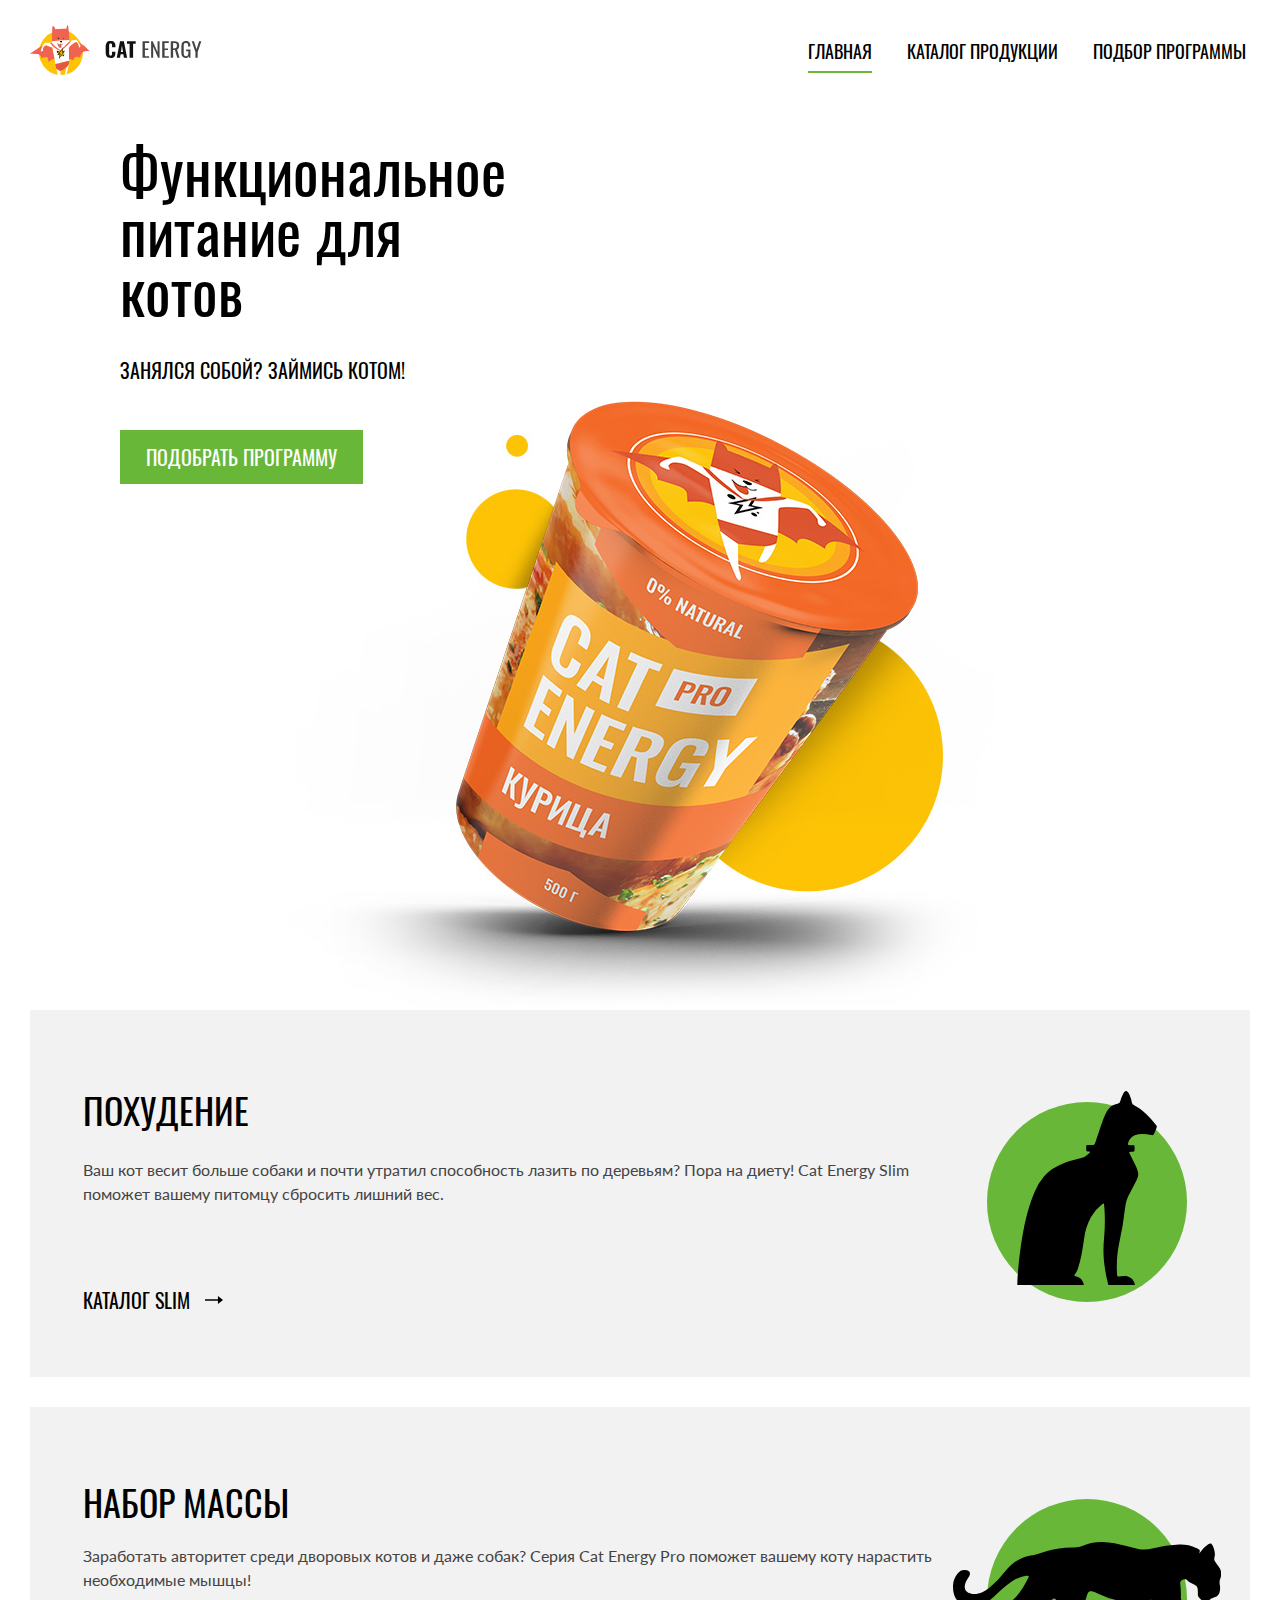
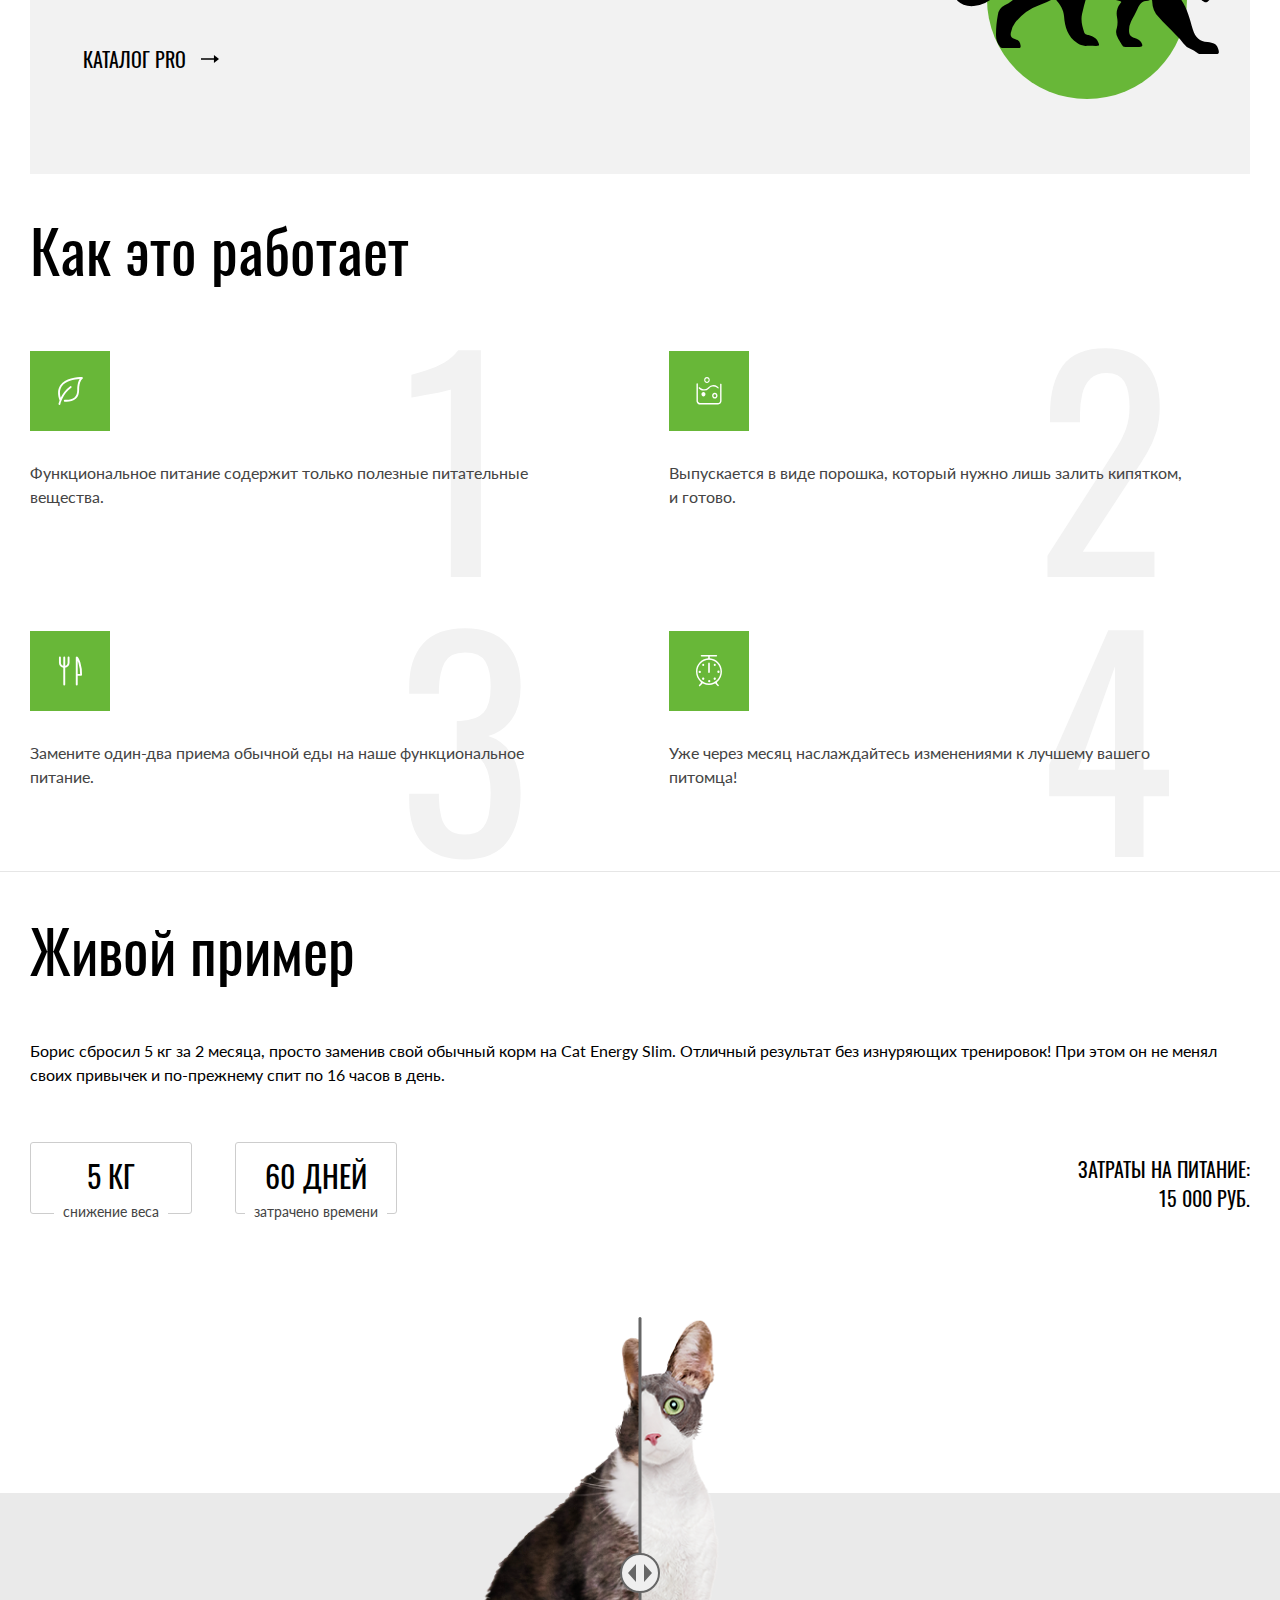
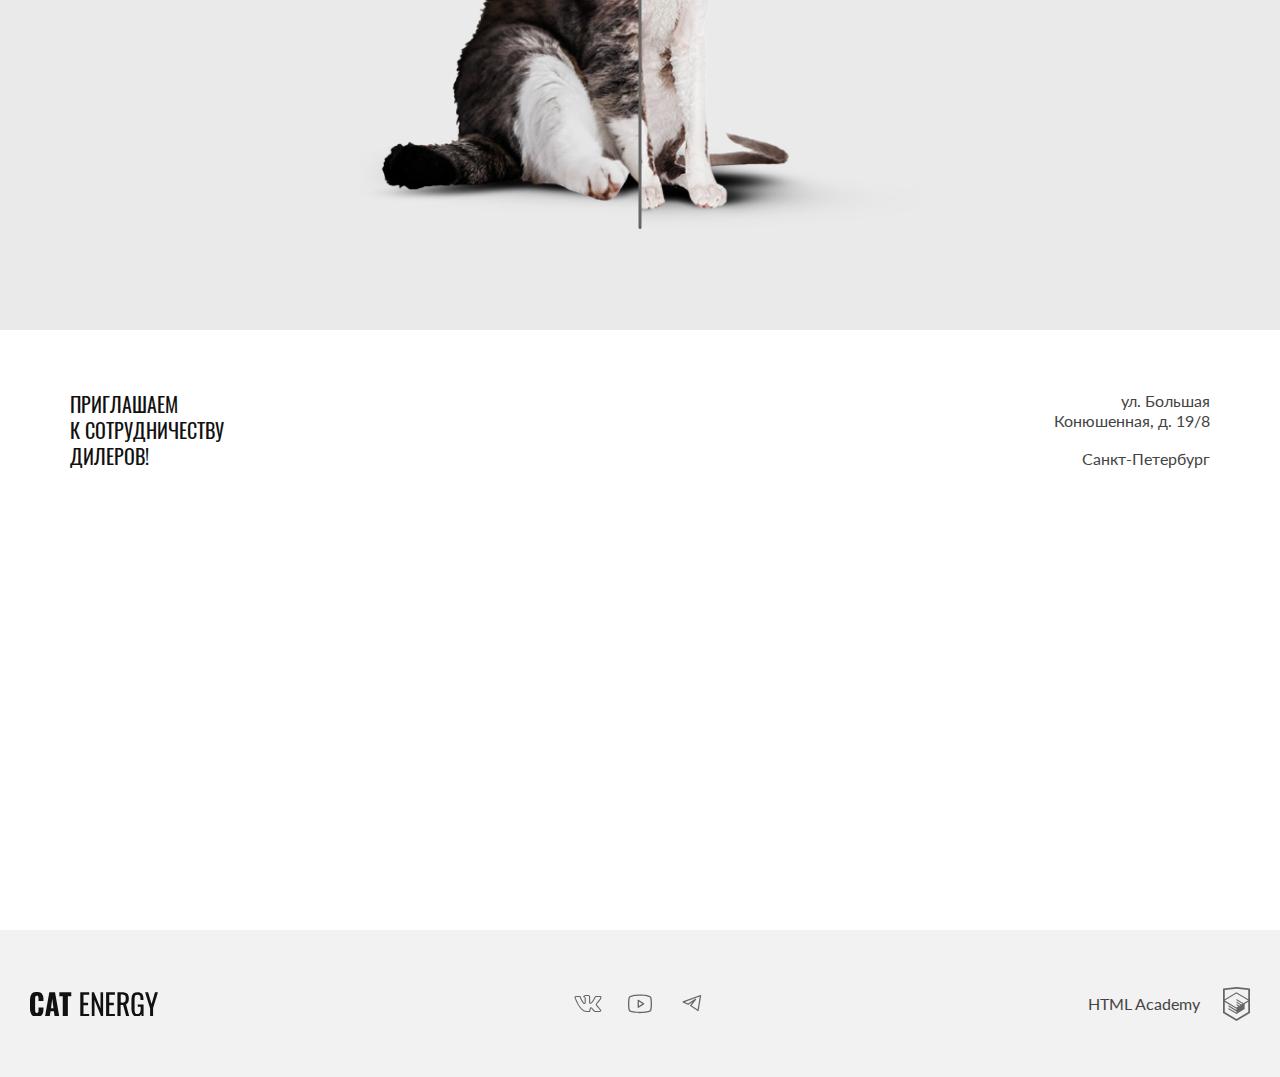
<file: index.html>
<!DOCTYPE html><html class="page page--index" lang="ru"><head><meta charset="utf-8"><meta name="viewport" content="width=device-width,initial-scale=1"><title>Cat Energy: функциональное питание для котов</title><link rel="stylesheet" href="styles/styles.css"><link rel="icon" href="favicons/favicon.svg" type="image/svg+xml"><link rel="icon" href="favicon.ico"><!-- 16×16 --><link rel="manifest" href="manifest.webmanifest"><link rel="preload" fetchpriority="high" as="image" href="images/index-can@1x.png" type="image/png"><link rel="preload" fetchpriority="high" as="image" href="images/index-can@2x.png" type="image/png"><link rel="preload" fetchpriority="high" as="image" href="images/fat_cat@2x.png" type="image/png"><link rel="preload" fetchpriority="high" as="image" href="images/fat_cat@2x.png" type="image/png"><link rel="preload" fetchpriority="high" as="image" href="images/slim_cat@2x.png" type="image/png"><link rel="preload" fetchpriority="high" as="image" href="images/slim_cat@2x.png" type="image/png"><link rel="preload" fetchpriority="high" as="image" href="images/index-background-mobile.jpg" type="image/jpg"><link rel="preload" href="fonts/lato/Lato-Regular.woff2" as="font" type="font/woff2" crossorigin="anonymous"><link rel="preload" href="fonts/oswald/oswaldregular.woff2" as="font" type="font/woff2" crossorigin="anonymous"></head><body class="page__body body"><header class="body__header header" data-test="header"><div class="header__container logo-container"><a class="logo-container__logo logo logo--pic" href="index.html"><span class="visually-hidden">Логотип Cat Energy</span><picture class="logo__pic"><source media="(min-width: 1440px)" width="70" height="59" type="image/svg+xml" srcset="images/logo-pic-desktop.svg"><source media="(min-width: 768px)" width="60" height="50" type="image/svg+xml" srcset="images/logo-pic-tablet.svg"><img width="33" height="38" src="images/logo-pic-mobile.svg" alt="Логотип Cat Energy"></picture></a><a class="logo-container__logo logo logo--text" href="index.html"><span class="visually-hidden">Логотип Cat Energy</span><picture class="logo__text"><source media="(min-width: 1440px)" width="118" height="21" type="image/svg+xml" srcset="images/logo-text-desktop.svg"><source media="(min-width: 768px)" width="101" height="18" type="image/svg+xml" srcset="images/logo-text-tablet.svg"><img width="101" height="18" src="images/logo-text-mobile.svg" alt="Логотип Cat Energy"></picture></a><button class="logo-container__toggle" type="button"><span class="visually-hidden">Открыть меню</span></button></div><nav class="header__nav navigation"><ul class="navigation__list"><li class="navigation__item navigation__item--active"><a href="index.html">Главная</a></li><li class="navigation__item"><a href="catalog.html">Каталог продукции</a></li><li class="navigation__item"><a href="program.html">Подбор программы</a></li></ul></nav></header><main class="body__content"><section class="promo" data-test="hero"><div class="promo__container"><h1 class="promo__title section-title section-title--l">Функциональное питание для котов</h1><p class="promo__description">Занялся собой? Займись котом!</p><a class="promo__button-link button-link button-link--l" href="program.html">Подобрать программу</a><picture class="promo__image"><source width="552" height="499" type="image/png" media="(min-width: 1440px)" srcset="images/index-can@2x.png, images/index-can@2x.png 2x"><source width="709" height="609" type="image/png" media="(min-width: 768px)" srcset="images/index-can-tablet@2x.png, images/index-can-tablet@2x.png 2x"><img src="images/index-can-mobile@2x.png" srcset="images/index-can-mobile@2x.png 2x" width="280" height="270" alt="Банка питания с курицей"></picture></div></section><section class="preferences" data-test="programs"><h2 class="preferences__title visually-hidden">Программы</h2><ul class="preferences__list"><li class="preferences__card card-index card-index--slim"><h3 class="card-index__title">Похудение</h3><p class="card-index__description">Ваш кот весит больше собаки и почти утратил способность лазить по деревьям? Пора на диету! Cat Energy Slim поможет вашему питомцу сбросить лишний вес.</p><div class="card-index__picture"></div><a class="card-index__link" href="catalog.html#slim">Каталог slim</a></li><li class="preferences__card card-index card-index--pro"><h3 class="card-index__title">Набор массы</h3><p class="card-index__description">Заработать авторитет среди дворовых котов и даже собак? Серия Cat Energy Pro поможет вашему коту нарастить необходимые мышцы!</p><a class="card-index__link" href="catalog.html№pro">Каталог pro</a></li></ul></section><section class="features" data-test="features"><h2 class="features__title section-title section-title--m">Как это работает</h2><ul class="features__list"><li class="features__item features__item--leaf">Функциональное питание содержит только полезные питательные вещества.</li><li class="features__item features__item--water">Выпускается в виде порошка, который нужно лишь залить кипятком, и готово.</li><li class="features__item features__item--meal">Замените один-два приема обычной еды на наше функциональное питание.</li><li class="features__item features__item--time">Уже через месяц наслаждайтесь изменениями к лучшему вашего питомца!</li></ul></section><section class="example" data-test="proof"><div class="example__container"><h2 class="example__title section-title section-title--m">Живой пример</h2><p class="example__description">Борис сбросил 5 кг за 2 месяца, просто заменив свой обычный корм на Cat Energy Slim. Отличный результат без изнуряющих тренировок! При этом он не менял своих привычек и по-прежнему спит по 16 часов в день.</p><ul class="example__list example-list"><li class="example-list__item example-item"><span class="example-item__key">5 кг</span> <span class="example-item__notice">снижение веса</span></li><li class="example-list__item example-item"><span class="example-item__key">60 дней</span> <span class="example-item__notice">затрачено времени</span></li></ul><p class="example__money"><span>Затраты на питание:</span> <span>15 000 руб.</span></p><div class="example__slider example-slider"><picture class="example-slider__img example-slider__img--fat"><source width="560" height="512" type="image/png" media="(min-width: 768px)" srcset="images/before-tablet@2x.png, images/before-tablet@2x.png 2x"><img src="images/before-mobile@1x.png" srcset="images/before-mobile@2x.png 2x" width="280" height="256" alt="Толстый кот"></picture><picture class="example-slider__img example-slider__img--slim"><source width="560" height="512" type="image/png" media="(min-width: 768px)" srcset="images/after-tablet@2x.png, images/after-tablet@2x.png 2x"><img src="images/after-mobile@2x.png" srcset="images/after-mobile@2x.png 2x" width="280" height="256" alt="Худой кот"></picture><button class="example-slider__button" type="button"><span class="visually-hidden">Изменить вид</span></button></div></div></section><section class="contacts"><div class="contacts__map contacts-map"><picture class="contacts-map__pic"><source width="1440" height="400" type="image/png" media="(min-width: 1440px)" srcset="images/map-desktop@1x.png, images/map-desktop@2x.png 2x"><source width="768" height="400" type="image/png" media="(min-width: 768px)" srcset="images/map-tablet@1x.png, images/map-tablet@2x.png 2x"><img width="320" height="362" src="images/map-mobile@2x.png" alt="карта Петербурга"></picture><iframe class="contacts-map__frame visually-hidden" src="https://yandex.ru/map-widget/v1/?ll=30.325618%2C59.936778&mode=whatshere&utm_campaign=b2bpromo&utm_medium=referral&utm_source=sidesection&whatshere%5Bpoint%5D=30.322875%2C59.938280&whatshere%5Bzoom%5D=16.22&z=16.22"></iframe></div><div class="contacts__container"><h2 class="contacts__title">Приглашаем<br>к сотрудничеству дилеров!</h2><address class="contacts__address"><span>ул. Большая Конюшенная, д. 19/8</span><span>Санкт-Петербург</span></address></div></section></main><footer class="body__footer footer" data-test="footer"><div class="footer__container"><a class="footer__logo" href="index.html"><span class="visually-hidden">Логотип Cat Energy</span></a><ul class="footer__social-list social-list"><li class="social-list__item"><a class="social-list__link social-list__link--vk" href="#"><span class="visually-hidden">Мы ВКонтакте</span></a></li><li class="social-list__item"><a class="social-list__link social-list__link--yt" href="#"><span class="visually-hidden">Мы в YouTube</span></a></li><li class="social-list__item"><a class="social-list__link social-list__link--tg" href="#"><span class="visually-hidden">Мы в Телеграме</span></a></li></ul><a class="footer__copyright copyright" href="https://htmlacademy.ru/intensive/adaptive"><span class="copyright__text">HTML Academy</span></a></div></footer><script src="scripts/index.js"></script></body></html>
</file>
<file: styles/styles.css>
@font-face{font-family:Oswald;font-weight:400;font-style:normal;src:url(../fonts/oswald/oswaldregular.woff2)format("woff2");font-display:swap}@font-face{font-family:Lato;font-weight:400;font-style:normal;src:url(../fonts/lato/Lato-Regular.woff2)format("woff2");font-display:swap}body{margin:0;padding:0;font-family:Lato,Arial,sans-serif;font-size:14px;line-height:18px}.visually-hidden{clip:rect(0 0 0 0);border:0;width:1px;height:1px;margin:-1px;padding:0;position:absolute;overflow:hidden}.button-link{color:#fff;text-transform:uppercase;text-align:center;box-sizing:border-box;background-color:#68b738;border:0;width:100%;height:-moz-fit-content;height:fit-content;padding:10px;font-family:Oswald,Tahoma,sans-serif;font-size:16px;line-height:20px;text-decoration:none;display:block}.button-link:hover{background-color:#5eaa2f}.button-link:focus{background-color:#5eaa2f;outline:none}.button-link:active{color:#ffffff4d}.button-link--l{color:#fff;text-transform:uppercase;text-align:center;box-sizing:border-box;background-color:#68b738;border:0;width:100%;padding:10px;font-family:Oswald,Tahoma,sans-serif;font-size:16px;line-height:20px;text-decoration:none;display:block}.button-link--l:hover{background-color:#5eaa2f}.button-link--l:focus{background-color:#5eaa2f;outline:none}.button-link--l:active{color:#ffffff4d}@media (width>=768px){.button-link--l{font-size:20px;line-height:26px}}header{background-color:#fff;border-bottom:1px solid #d9d9d9;flex-direction:column;padding:13px 20px 0;display:flex}@media (width>=768px){header{box-sizing:border-box;border-bottom:none;flex-direction:row;align-items:center;max-width:1440px;padding:25px 30px}}@media (width>=1440px){header{box-sizing:border-box;width:1440px;margin:0 auto;padding:55px 110px}}.logo-container{box-sizing:border-box;flex-direction:row;justify-content:space-between;align-items:center;margin-bottom:13px;display:flex}@media (width>=768px){.logo-container{justify-content:flex-start;width:auto;margin-bottom:0;margin-right:auto}}.logo-container__toggle{box-sizing:border-box;background-color:#0000;background-position:100%;background-repeat:no-repeat;background-size:24px;border:0;width:33px;height:38px;padding:0}@media (width>=768px){.logo-container__toggle{display:none}}.logo-container__toggle--closed{background-image:url(../icons/stack.svg#icon-hamburger)}.logo-container__toggle--opened{background-image:url(../icons/stack.svg#icon-close)}.logo{text-decoration:none;display:block}@media (width>=768px){.logo{align-items:start}}.logo img{display:block}@media (width>=768px){.logo--pic{margin-right:13px}}.logo--text{margin:0 auto}.logo:hover{opacity:.8}.logo:active{opacity:.6}.logo__text{margin:0;padding:0;display:block}.navigation__list{z-index:3;background-color:#fff;flex-direction:column;width:100%;margin:0;padding:0;list-style:none;display:flex}@media (width>=768px){.navigation__list{background-color:#0000;flex-direction:row;gap:35px;margin-top:1px;margin-left:0;margin-right:4px;display:flex}}@media (width>=1440px){.navigation__list{gap:34px;margin-right:0}}.navigation__list--hidden{display:none}@media (width>=768px){.navigation__list--hidden{display:flex}}.navigation__list--visible{margin-left:-20px;position:absolute}.navigation__item{border-top:1px solid #e6e6e6}@media (width>=768px){.navigation__item{border-top:0}}.navigation__item:last-child{border-bottom:1px solid #e6e6e6}@media (width>=768px){.navigation__item:last-child{border-bottom:0}}.navigation__item a{color:#000;text-transform:uppercase;box-sizing:border-box;text-align:center;margin:0;padding:22px 50px 24px;font-family:Oswald,Tahoma,sans-serif;font-size:20px;font-weight:400;line-height:20px;text-decoration:none;display:block}@media (width>=768px){.navigation__item a{padding:0;font-size:18px;line-height:24px}}@media (width>=1440px){.navigation__item a{font-size:20px;line-height:30px}}.navigation__item a:hover,.navigation__item a:focus{opacity:.6}.navigation__item a:active{opacity:.3}@media (width>=1440px){.page--index .navigation__item a{color:#fff}}@media (width>=768px){.navigation__item--active{text-underline-position:under;text-underline-offset:8px;-webkit-text-decoration:underline #68b738;text-decoration:underline #68b738;text-decoration-thickness:2px}}@media (width>=1440px){.page--index .navigation__item--active{text-decoration-color:#fff}}.page{height:100%;overflow-x:hidden}.page__body{grid-template-rows:auto 1fr auto;width:100%;min-height:100%;margin:0;padding:0;display:grid}@media (width>=1440px){.page--index .page__body{grid-template-rows:1fr auto}.page--index .header{background-color:#0000;position:absolute;left:0;right:0}}.promo{box-sizing:border-box;background-color:#0000;background-image:linear-gradient(#68b738d9 0% 63%,#fff 63% 66%),url(../images/index-background-mobile@1x.jpg);background-position:top;background-repeat:no-repeat;background-size:110%;background-attachment:scroll,scroll;background-origin:padding-box,padding-box;background-clip:border-box,border-box;margin:0 0 20px;padding:0}@media (resolution>=2dppx){.promo{background:linear-gradient(#68b738d9 0% 63%,#fff 63% 66%),url(../images/index-background-mobile@2x.jpg) 50%/cover}}@media (width>=768px){.promo{background:#fff;margin-bottom:-83px}}@media (width>=1440px){.promo{background-color:#0000;background-image:linear-gradient(90deg,#fff 50%,#68b738d9 50% 100%),url(../images/index-background-desktop@1x.jpg),linear-gradient(#4e4d53 0% 100%);background-position:50%,calc(100% + 320px),50%;background-repeat:no-repeat;background-size:auto,contain,auto;background-attachment:scroll,scroll,scroll;background-origin:padding-box,padding-box,padding-box;background-clip:border-box,border-box,border-box;width:100%;height:auto;margin:0 0 82px}}@media (width>=1440px) and (resolution>=2dppx){.promo{background-color:#0000;background-image:linear-gradient(90deg,#fff 50%,#68b738d9 50% 100%),url(../images/index-background-desktop@2x.jpg),linear-gradient(#4e4d53 0% 100%);background-position:50%,calc(100% + 320px),50%;background-repeat:no-repeat;background-size:auto,contain,auto;background-attachment:scroll,scroll,scroll;background-origin:padding-box,padding-box,padding-box;background-clip:border-box,border-box,border-box}}.promo__container{box-sizing:border-box;flex-direction:column;padding:0 20px;display:flex}@media (width>=768px){.promo__container{padding:0 30px}}@media (width>=1440px){.promo__container{box-sizing:border-box;grid-template-columns:50% 50%;max-width:1440px;margin:0 auto;padding:0 110px 145px;display:grid}}.promo__title{color:#fff;text-align:center;order:1;margin:27px 10px 25px;padding:0}@media (width>=768px){.promo__title{color:#000;text-align:left;max-width:416px;margin:40px auto 40px 90px}}@media (width>=1440px){.promo__title{grid-column:1/2;margin:224px auto 40px 80px}}.promo__description{color:#fff;text-transform:uppercase;text-align:center;order:2;margin:0 0 29px;padding:0;font-family:Oswald,Tahoma,sans-serif;font-size:14px;line-height:14px}@media (width>=768px){.promo__description{color:#000;text-align:left;margin:0 auto 50px 90px;font-size:20px;line-height:20px}}@media (width>=1440px){.promo__description{grid-column:1/2;max-width:450px;margin:0 auto 52px 80px}}.promo__button-link{order:4;width:100%}@media (width>=768px){.promo__button-link{z-index:1;order:3;max-width:-moz-fit-content;max-width:fit-content;margin:0 auto 0 90px;padding:14px 26px}}@media (width>=1440px){.promo__button-link{grid-column:1/2;height:-moz-fit-content;height:fit-content;margin:0 auto 40px 80px;padding:14px 26px;font-size:20px;line-height:26px}}.promo__image{order:3;align-items:center;width:280px;height:auto;margin:0 auto 3px;padding:0;display:flex;position:relative}@media (width>=768px){.promo__image{order:4;width:709px;height:609px;margin-bottom:0;top:-83px}}@media (width>=1440px){.promo__image{grid-area:1/2/4/3;width:552px;height:499px;top:143px;left:-190px}}.promo_image img{display:block}.section-title{font-family:Oswald,Tahoma,sans-serif;font-weight:400}.section-title--sm{font-size:24px;line-height:24px}@media (width>=768px){.section-title{font-size:32px;line-height:32px}}@media (width>=1440px){.section-title{font-size:40px;line-height:40px}}.section-title--m{font-size:36px;line-height:40px}@media (width>=768px){.section-title--m{font-size:60px;line-height:60px}}@media (width>=1440px){.section-title--m{font-size:60px;line-height:60px}}.section-title--l{font-size:36px;line-height:36px}@media (width>=768px){.section-title--l{font-size:60px;line-height:60px}}@media (width>=1440px){.section-title--l{font-size:60px;line-height:60px}}.preferences{max-width:1440px;margin:0 20px 20px}@media (width>=768px){.preferences{margin:0 30px 45px}}@media (width>=1440px){.preferences{margin:0 auto 71px}}.preferences__list{flex-direction:column;gap:20px;margin:0;padding:0;display:flex}@media (width>=768px){.preferences__list{gap:30px}}@media (width>=1440px){.preferences__list{flex-direction:row;gap:80px;margin:0 110px}}.card-index{background-color:#f2f2f2;grid-template-columns:50px 1fr;gap:0 20px;padding:24px 20px 18px;display:grid;position:relative}@media (width>=768px){.card-index{grid-template-columns:1fr 200px;gap:0 53px;padding:77px 63px 53px 53px}}@media (width>=1440px){.card-index{grid-template-columns:100px 1fr;gap:0 62px;width:50%;padding:45px 52px 55px}}.card-index:before{content:"";background-color:#68b738;border-radius:50%;width:50px;height:50px;margin-bottom:22px;display:block}@media (width>=768px){.card-index:before{order:2;grid-area:1/2/5/3;width:200px;height:200px;margin-top:15px;margin-left:auto}}@media (width>=1440px){.card-index:before{z-index:1;grid-column:1/2;width:100px;height:100px;margin-top:0;margin-bottom:39px;margin-right:62px}}.card-index--slim:after{content:"";z-index:2;background-image:url(../icons/stack.svg#cat-slim);background-position:50%;background-repeat:no-repeat;width:36px;height:50px;display:block;position:absolute;top:21px;left:27px}@media (width>=768px){.card-index--slim:after{width:140px;height:194px;top:81px;left:auto;right:93px}}@media (width>=1440px){.card-index--slim:after{width:70px;height:97px;top:41px;left:67px}}.card-index--pro:after{content:"";z-index:2;background-image:url(../icons/stack.svg#cat-pro);background-position:50%;background-repeat:no-repeat;width:67px;height:28px;display:block;position:absolute;top:35px;left:12px}@media (width>=768px){.card-index--pro:after{width:268px;height:112px;top:135px;left:auto;right:29px}}@media (width>=1440px){.card-index--pro:after{width:134px;height:56px;top:67px;left:33px}}.card-index__title{color:#000;text-transform:uppercase;align-items:center;margin:0 0 25px;padding:0;font-family:Oswald,Tahoma,sans-serif;font-size:24px;font-weight:400;line-height:37px;display:flex;position:relative}@media (width>=768px){.card-index__title{margin-bottom:24px;font-size:36px;line-height:36px}}@media (width>=1440px){.card-index__title{height:100px;margin-bottom:0;font-size:36px;line-height:36px}}.card-index__description{color:#444;grid-column:1/-1;width:100%;margin:0 0 16px;padding:0;font-family:Lato,Arial,sans-serif;font-size:14px;line-height:18px}@media (width>=768px){.card-index__description{grid-column:1/2;margin-bottom:48px;font-family:Lato,Arial,sans-serif;font-size:16px;line-height:24px}}@media (width>=1440px){.card-index__description{grid-column:1/-1;margin-bottom:24px}}.card-index__description:after{content:"";border-bottom:1px solid #d9d9d9;grid-column:1/-1;width:100%;margin-top:21px;display:block}@media (width>=768px){.card-index__description:after{display:none}}.card-index__link{color:#000;text-transform:uppercase;flex-flow:wrap;grid-column:1/-1;align-items:center;padding:4px 0;font-family:Oswald,Tahoma,sans-serif;font-size:16px;font-weight:400;line-height:16px;text-decoration:none;display:flex}@media (width>=768px){.card-index__link{grid-column:1/2;font-size:20px;line-height:30px}}@media (width>=1440px){.card-index__link{grid-column:1/-1}}.card-index__link:after{content:"";background-image:url(../icons/stack.svg#icon-arrow);background-position:50%;background-repeat:no-repeat;background-size:100%;width:24px;height:12px;margin-left:15px;display:block}.card-index__link:hover:after,.card-index__link:focus:after{width:32px}.card-index__link:active{opacity:.3}.features{margin:0 0 69px;padding:0 20px}@media (width>=768px){.features{border-bottom:1px solid #e6e6e6;margin:0 0 47px;padding:0}}@media (width>=1440px){.features{box-sizing:border-box;border-bottom:0;max-width:1440px;margin:0 auto 69px;padding:0 110px;overflow:hidden}}.features__title{margin:0 0 40px;padding:0}@media (width>=768px){.features__title{margin-bottom:32px;padding:0 30px}}@media (width>=1440px){.features__title{max-width:1440px;margin:0 auto 32px;padding:0}}.features__list{counter-reset:features 0;flex-direction:column;margin:0;padding:0;list-style:none;display:flex}@media (width>=768px){.features__list{grid-template-columns:calc(50% - 1px) 1fr;display:grid}}@media (width>=1440px){.features__list{grid-template-columns:324px 324px 324px 248px;margin:0 auto;display:grid}}.features__item{counter-increment:features 1;color:#444;flex-direction:row;align-items:center;margin:0;padding:0 0 20px;font-family:Lato,Arial,sans-serif;font-size:14px;line-height:18px;display:flex}@media (width>=768px){.features__item{z-index:1;box-sizing:border-box;flex-direction:column;align-items:flex-start;max-width:100%;min-height:280px;padding:40px 95px 0 30px;font-family:Lato,Arial,sans-serif;font-size:16px;line-height:24px;position:relative}}@media (width>=1440px){.features__item{max-width:250px;min-height:240px;margin-top:40px;padding:0}}.features__item:before{content:"";background-color:#68b738;background-position:50%;background-repeat:no-repeat;flex-shrink:0;width:60px;height:60px;margin-right:20px;display:block}@media (width>=768px){.features__item:before{width:80px;height:80px;margin-bottom:30px;margin-right:0}.features__list li:after{content:counters(features,"");text-align:center;color:#f2f2f2;z-index:-1;width:auto;height:280px;font-family:Oswald,Tahoma,sans-serif;font-size:280px;font-weight:400;line-height:280px;position:absolute;top:0;right:107px}}@media (width>=1440px){.features__list li:after{top:-40px;right:0}.features__list li:first-child{max-width:230px}}.features__list li:first-child:after{right:130px}@media (width>=1440px){.features__list li:first-child:after{right:7px}.features__list li:nth-child(2){max-width:246px}}.features__list li:nth-child(2):after{right:110px}@media (width>=1440px){.features__list li:nth-child(2):after{right:0}.features__list li:nth-child(3){max-width:247px}}.features__item--leaf:before{background-image:url(../icons/stack.svg#icon-leaf);background-size:25px}.features__item--water:before{background-image:url(../icons/stack.svg#icon-water);background-size:26px}.features__item--meal:before{background-image:url(../icons/stack.svg#icon-eat);background-size:25px}.features__item--time:before{background-image:url(../icons/stack.svg#icon-time);background-size:26px}.example{background-color:#eaeaea;width:100%}@media (width>=768px){.example{background:linear-gradient(#fff 574px,#eaeaea 574px 100%)}}@media (width>=1440px){.example{background:linear-gradient(#fff 135px,#f2f2f2 135px 100%);overflow-x:hidden}}.example__container{box-sizing:border-box;width:100%;padding:25px 20px 40px}@media (width>=768px){.example__container{grid-template-rows:repeat(4,auto);grid-template-columns:1fr 1fr;padding:0 30px 101px;display:grid}}@media (width>=1440px){.example__container{grid-template-columns:1fr 560px;max-width:1440px;margin:0 auto;padding:0 110px 75px;display:grid}}.example__title{width:100%;margin:0 0 40px;padding:0}@media (width>=768px){.example__title{grid-column:1/3;margin-bottom:60px}}@media (width>=1440px){.example__title{grid-column:1/2;width:auto;margin-bottom:146px;display:block}}.example__description{margin:0 0 20px;padding:0;font-family:Lato,Arial,sans-serif;font-size:14px;line-height:18px}@media (width>=768px){.example__description{grid-column:1/3;margin-bottom:55px;font-size:16px;line-height:24px}}@media (width>=1440px){.example__description{grid-column:1/2;width:432px;margin-bottom:69px}}.example__list{justify-content:center;margin:0 auto 34px;padding:0}@media (width>=768px){.example__list{grid-column:1/2;margin:0 auto 103px 0}}@media (width>=1440px){.example__list{grid-column:1/2;width:366px;margin-bottom:60px}}.example__money{color:#000;text-transform:uppercase;width:-moz-fit-content;width:fit-content;margin:0 auto 20px;font-family:Oswald,Tahoma,sans-serif;font-size:14px;line-height:20px}@media (width>=768px){.example__money{flex-direction:column;grid-column:2/3;align-self:end;align-items:flex-end;gap:9px;margin-bottom:109px;margin-right:0;font-size:20px;line-height:20px;display:flex}}@media (width>=1440px){.example__money{flex-direction:row;grid-column:1/2;justify-content:flex-start;gap:63px;margin:0}}.example-list{flex-direction:row;gap:32px;padding:0;list-style:none;display:flex}@media (width>=768px){.example-list{gap:43px}}.example-item{position:relative}.example-item__key{color:#000;text-transform:uppercase;text-align:center;box-sizing:border-box;border:1px solid #cdcdcd;border-radius:3px;justify-content:center;align-items:center;width:124px;height:56px;font-family:Oswald,Tahoma,sans-serif;font-size:24px;font-weight:400;line-height:24px;display:flex}@media (width>=768px){.example-item__key{width:162px;min-height:72px;padding-top:15px;padding-bottom:20px;font-size:30px;line-height:37px}}.example-item__notice{text-align:center;color:#444;box-sizing:border-box;background-color:#eaeaea;justify-content:center;width:87px;margin:0 auto;padding:0 5px;font-family:Lato,Arial,sans-serif;font-size:12px;line-height:12px;display:flex;position:absolute;bottom:-17px;left:0;right:0}@media (width>=768px){.example-item__notice{background-color:#fff;width:-moz-fit-content;width:fit-content;padding:0 9px;font-size:14px;line-height:14px;bottom:-5px}}@media (width>=1440px){.example-item__notice{background-color:#f2f2f2}}.example-slider{aspect-ratio:auto 280/256;width:280px;margin:0 auto;position:relative}@media (width>=768px){.example-slider{grid-column:1/3;width:560px;height:512px;margin:0 auto}}@media (width>=1440px){.example-slider{grid-area:1/2/5/-1;width:560px;height:512px}}.example-slider__img{aspect-ratio:auto 280/256;width:280px;height:256px;margin:0 auto;padding:0}@media (width>=768px){.example-slider__img{width:560px;height:100%}}.example-slider__img--fat{justify-content:left;width:50%;display:flex;position:absolute;overflow:hidden}.example-slider__img--slim{justify-content:right;width:50%;display:flex;position:absolute;overflow:hidden;transform:translate(100%)}.example-slider__button{z-index:2;border:2px solid #666;border-radius:50%;width:40px;height:40px;display:block;position:absolute;top:50%;left:50%;transform:translate(-50%,-50%)}.example-slider__button:before{content:"";background-color:#666;width:40px;height:40px;display:block;position:relative;top:50%;left:50%;transform:translate(-50%,-50%);-webkit-mask-image:url(../icons/stack.svg#icon-slider);mask-image:url(../icons/stack.svg#icon-slider);-webkit-mask-position:50%;mask-position:50%;-webkit-mask-size:24px 18px;mask-size:24px 18px;-webkit-mask-repeat:no-repeat;mask-repeat:no-repeat}.example-slider:after{content:"";background-color:#666;border:0;border-radius:2px;width:3px;height:100%;display:block;position:absolute;top:50%;left:50%;transform:translate(-50%,-50%)}.contacts{flex-direction:column;max-width:100%;display:flex;position:relative}.contacts__map{order:2;height:362px}@media (width>=768px){.contacts__map{height:400px}}@media (width>=1440px){.contacts__map{width:100%}}.contacts__container{box-sizing:border-box;background-color:#fff;flex-direction:row;justify-content:space-between;align-items:center;padding:26px 20px;display:flex}@media (width>=768px){.contacts__container{padding:61px 70px}}@media (width>=1440px){.contacts__container{z-index:1;width:565px;padding:62px 78px 59px 80px;position:absolute;top:95px;left:110px}}@media (width<=1439px){.page--catalog .contacts__container{background-color:#f2f2f2}}.contacts__title{color:#111;text-transform:uppercase;flex-basis:50%;max-width:163px;margin:0;padding:0;font-family:Oswald,Tahoma,sans-serif;font-size:16px;font-weight:400;line-height:20px}@media (width>=768px){.contacts__title{font-size:20px;line-height:26px}}@media (width>=1440px){.contacts__title{margin-right:91px}}.contacts__address{color:#444;text-align:left;flex-direction:column;flex-basis:50%;max-width:163px;margin:0;padding:0;font-family:Lato,Arial,sans-serif;font-size:14px;font-style:normal;line-height:20px;display:flex}@media (width>=768px){.contacts__address{text-align:right;justify-content:space-between;align-self:stretch;font-size:16px}}@media (width>=1440px){.contacts__address{text-align:left}}.contacts-map__pic{justify-content:center;max-width:1440px;margin:0 auto;display:flex}.contacts-map__pic:after{content:"";z-index:1;background-image:url(../images/map-pin.png);background-position:50%;background-repeat:no-repeat;background-size:100%;width:57px;height:53px;display:block;position:absolute;top:50%;left:50%;transform:translate(-50%,-50%)}@media (width>=768px){.contacts-map__pic:after{width:113px;height:106px}}.contacts-map__frame{border:0;width:100%;height:362px}@media (width>=768px){.contacts-map__frame{height:400px}}.footer{background-color:#f2f2f2}.footer__container{box-sizing:border-box;flex-direction:column;align-items:center;margin:0;padding:20px;display:flex}@media (width>=768px){.footer__container{flex-direction:row;justify-content:space-between;max-width:1440px;margin:0 auto;padding:55px 30px}}@media (width>=1440px){.footer__container{padding:66px 110px}}.footer__container>:not(:first-child){border-top:1px solid #d9d9d9}@media (width>=768px){.footer__container>:not(:first-child){border-top:none}}.footer__logo{box-sizing:border-box;background-color:#111;flex-shrink:0;width:128px;height:24px;margin:20px 0;padding:0;display:block;-webkit-mask-image:url(../images/logo-text-mobile.svg);mask-image:url(../images/logo-text-mobile.svg);-webkit-mask-position:50%;mask-position:50%;-webkit-mask-size:100%;mask-size:100%;-webkit-mask-repeat:no-repeat;mask-repeat:no-repeat}@media (width>=768px){.footer__logo{margin:0 40px 0 0;padding:0}}.footer__logo:hover,.footer__logo:focus{background-color:#3e3e3e}.footer__logo:active{background-color:#6b6b6b}.footer__social-list{box-sizing:border-box;width:100%;margin:0 auto;padding:20px}@media (width>=768px){.footer__social-list{padding:0}}.footer__copyright{box-sizing:border-box;width:100%;margin:0 auto;padding:20px 0}@media (width>=768px){.footer__copyright{flex-shrink:0;width:168px;padding:0}}.social-list{flex-direction:row;justify-content:center;align-items:center;gap:24px;list-style:none;display:flex}.social-list__link{background-color:#666;width:28px;height:22px;display:block;-webkit-mask-position:50%;mask-position:50%;-webkit-mask-repeat:no-repeat;mask-repeat:no-repeat}.social-list__link:hover,.social-list__link:focus{background-color:#68b738}.social-list__link:active{opacity:.3;background-color:#68b738}.social-list__link--yt{-webkit-mask-image:url(../icons/stack.svg#logo-yt);mask-image:url(../icons/stack.svg#logo-yt);-webkit-mask-size:24px;mask-size:24px}.social-list__link--tg{-webkit-mask-image:url(../icons/stack.svg#logo-tg);mask-image:url(../icons/stack.svg#logo-tg);-webkit-mask-size:auto 17px;mask-size:auto 17px}.social-list__link--vk{-webkit-mask-image:url(../icons/stack.svg#logo-vk);mask-image:url(../icons/stack.svg#logo-vk);-webkit-mask-size:auto 17px;mask-size:auto 17px}.copyright{text-decoration:none}@media (width>=768px){.copyright{width:168px}}.copyright__text{color:#444;text-align:left;flex-direction:row;justify-content:space-between;align-items:center;gap:23px;font-family:Lato,Arial,sans-serif;font-size:16px;line-height:20px;display:flex}@media (width>=768px){.copyright__text{justify-content:flex-end}}.copyright__text:active{opacity:.3}.copyright__text:after{content:"";background-color:#666;width:27px;height:34px;display:block;-webkit-mask-image:url(../images/html-academy.svg);mask-image:url(../images/html-academy.svg);-webkit-mask-position:50%;mask-position:50%;-webkit-mask-repeat:no-repeat;mask-repeat:no-repeat}@media (width>=768px){.copyright__text:after{margin:1.5px 0}}.copyright__text:hover:after{background-color:#68b738}.catalog{box-sizing:border-box;max-width:1440px;margin:0 auto 25px}@media (width>=768px){.catalog{margin-bottom:74px;padding:0 30px}}@media (width>=1440px){.catalog{margin-bottom:71px;padding:0 110px}}.catalog__title{color:#000;margin:27px auto 40px 20px;padding:0}@media (width>=768px){.catalog__title{margin:40px auto 165px 0}}@media (width>=1440px){.catalog__title{margin:20px auto 165px 0}}.catalog__list{flex-direction:column;margin:0;padding:0;list-style:none;display:flex}@media (width>=768px){.catalog__list{grid-template-columns:repeat(2,1fr);gap:141px 60px;display:grid}}@media (width>=1440px){.catalog__list{grid-template-columns:repeat(4,1fr);gap:143px 80px}}.catalog-item{box-sizing:border-box;background-color:#fff;border-top:1px solid #e6e6e6;grid-template-columns:1fr 1fr;margin:0;padding:21px 20px 22px;display:grid}@media (width>=768px){.catalog-item{background-color:#f2f2f2;border-top:0;flex-grow:1;grid-template-rows:161px auto auto auto;grid-template-columns:1fr;min-width:324px;padding:0 37px 40px}}@media (width>=1440px){.catalog-item{grid-template-rows:151px auto auto auto;width:245px;min-width:0}}.catalog-item__image-link{grid-row:1/3;margin:0 auto;padding:0}@media (width>=768px){.catalog-item__image-link{grid-row:1/2;justify-content:center;align-items:center;width:200px;height:210px;margin:10px auto 21px;display:flex;position:relative;top:-81px}}@media (width>=1440px){.catalog-item__image-link{width:169px;height:210px;margin:10px auto 12px}}.catalog-item__image{justify-content:center;align-items:center;width:140px;height:107px;display:flex}@media (width>=768px){.catalog-item__image{width:200px;height:210px}}.catalog-item__link{color:#222;align-items:center;margin:0;padding:0;text-decoration:none}@media (width>=768px){.catalog-item__link{flex-direction:column;display:flex}}.catalog-item__title{color:#222;text-transform:uppercase;grid-column:2/3;width:76px;margin:0 0 14px;padding:0;font-family:Oswald,Tahoma,sans-serif;font-size:16px;font-weight:400;line-height:20px}@media (width>=768px){.catalog-item__title{text-align:center;grid-area:2/1/3/2;width:140px;margin:0 auto 13px;font-size:20px;line-height:24px}}@media (width<=768px){.catalog-item__title span:first-child:after{content:" ";color:inherit}}.catalog-item__list{flex-direction:column;grid-column:2/3;margin:0 0 4px;padding:0;list-style:none;display:flex}@media (width>=768px){.catalog-item__list{grid-area:3/1/4/2}}.catalog-item__order-link{grid-column:1/-1;margin-top:17px;font-weight:400}@media (width>=768px){.catalog-item__order-link{margin-top:auto}}.item-list{color:#444;flex-wrap:wrap;align-items:stretch;font-family:Lato,Arial,sans-serif;font-size:12px;line-height:16px;display:flex}@media (width>=768px){.item-list{margin-bottom:32px;font-size:16px;line-height:20px}}.item-list__data{color:#444;text-align:center;flex-direction:row;justify-content:space-between;font-family:Lato,Arial,sans-serif;font-size:12px;line-height:16px;display:flex}@media (width>=768px){.item-list__data{border-bottom:1px solid #cdcdcd;margin-top:7px;padding-bottom:6px;font-size:16px;line-height:18px}}@media (width>=1440px){.item-list__data{margin-top:9.5px}.item-list__data:nth-child(2){padding:0 0 8px}.item-list__data:last-child{margin-top:5px;padding:0 0 11px}}.catalog-more{background-color:#fff;border-bottom:1px solid #ebebeb;flex-direction:column;order:10;align-items:center;display:flex}@media (width>=768px){.catalog-more{border:2px solid #f2f2f2;padding:0 36px 39px}}.catalog-more .catalog-item__title{text-align:center;color:#111;width:auto;margin:0 auto 8px}@media (width>=768px){.catalog-more .catalog-item__title{flex-direction:column;max-width:134px;margin:0 40px 23px;display:flex}}@media (width>=1440px){.catalog-more .catalog-item__title{margin:0 auto 26px}}.catalog-more .catalog-item__title:before{content:"";background-image:url(../icons/stack.svg#icon-plus);background-position:50%;background-repeat:no-repeat;background-size:100% 100%;width:30px;height:30px;margin:4px auto 23px;display:block}@media (width>=768px){.catalog-more .catalog-item__title:before{width:60px;height:60px;margin:50px auto}}@media (width>=1440px){.catalog-more .catalog-item__title:before{margin:48px auto 40px}}.catalog-more__description{color:#444;margin:0 auto 21px;font-size:12px;line-height:16px}@media (width>=768px){.catalog-more__description{text-align:center;margin:0 40px auto;font-size:16px;line-height:18px}}@media (width>=1440px){.catalog-more__description{margin:0 0 auto}}.catalog-more__button{color:#444;text-transform:uppercase;text-align:center;box-sizing:border-box;background-color:#f2f2f2;border:0;width:100%;padding:10px;font-family:Oswald,Tahoma,sans-serif;text-decoration:none;display:block}.catalog-more__button:hover{background-color:#5eaa2f}.catalog-more__button:focus{background-color:#5eaa2f;outline:none}.catalog-more__button:active{color:#ffffff4d}.catalog-more__button:hover,.catalog-more__button:focus,.catalog-more__button:active{color:#444;background-color:#ebebeb}.addition{width:100%;margin:0 0 40px;padding:0}@media (width>=768px){.addition{margin-bottom:80px}}@media (width>=1440px){.addition{box-sizing:border-box;margin-bottom:96px}}.addition__title{box-sizing:border-box;width:100%;margin:0 0 35px;padding:0;position:relative}@media (width>=768px){.addition__title{margin-bottom:80px;padding:0}}.addition__title:after{content:"";z-index:-1;border-bottom:2px solid #68b738;width:100%;height:0;position:absolute;top:50%;right:0;transform:translateY(-50%)}.addition__title span{z-index:2;white-space:nowrap;background-color:#fff;padding:0 40px 0 20px}@media (width>=768px){.addition__title span{margin-left:30px;padding:0 40px}}@media (width>=1440px){.addition__title span{margin-left:calc(50% - 650px);transform:translate(-50%)}}.addition__container{flex-direction:column;width:100%;display:flex}@media (width>=1440px){.addition__container{box-sizing:border-box;flex-direction:row;max-width:1440px;margin:0 auto;padding:0 110px}}.addition-list{flex-grow:1;margin:0 0 35px;padding:0 20px;list-style:none}@media (width>=768px){.addition-list{margin-bottom:70px;padding:0 30px}}@media (width>=1440px){.addition-list{margin-bottom:0;margin-right:80px;padding:0}}.addition-item{color:#444;border-top:1px solid #cdcdcd;flex-wrap:wrap;justify-content:space-between;align-items:center;gap:0;padding:13px 0 18px;font-family:Lato,Arial,sans-serif;font-size:14px;line-height:20px;display:flex}@media (width>=768px) and (width<=1439px){.addition-item{border:1px solid #cdcdcd;border-bottom:0;grid-template-columns:1fr auto 93px;padding:26px 38px 27px;font-size:16px;line-height:20px;display:grid}}@media (width>=1440px){.addition-item{grid-template-columns:286px 200px 1fr 244px;gap:40px;padding:15px 0 16px;display:grid}}.addition-item:last-child{border-bottom:1px solid #cdcdcd}.addition-item__title{color:#111;text-transform:uppercase;flex-basis:100%;margin-bottom:13px;font-family:Oswald,Tahoma,sans-serif;font-size:16px;line-height:16px;display:block}@media (width>=768px){.addition-item__title{flex-basis:auto;grid-column:1/2;margin-bottom:25px;margin-right:auto;font-size:20px;line-height:20px}}@media (width>=1440px){.addition-item__title{margin-bottom:3px;margin-right:0}}.addition-item__weight{margin:0 0 15px;padding:0;font-size:14px;line-height:14px}@media (width>=768px){.addition-item__weight{text-align:end;grid-column:2/3;margin-bottom:22px;font-size:16px;line-height:20px}}@media (width>=1440px){.addition-item__weight{text-align:start;margin-top:3px;margin-bottom:0}}.addition-item__price{margin:0 0 15px;padding:0;font-size:14px;line-height:14px}@media (width>=768px){.addition-item__price{text-align:end;grid-column:3/4;margin-bottom:22px;margin-right:3px;font-size:16px;line-height:20px}}@media (width>=1440px){.addition-item__price{text-align:start;margin:3px 0 0 2px}}.addition-item__button{flex-basis:100%}@media (width>=768px){.addition-item__button{grid-column:1/4}}@media (width>=1440px){.addition-item__button{flex-basis:auto;grid-column:4/5;width:244px}}.addition-gift{box-sizing:border-box;background-color:#68b738d9;min-height:290px;margin:0 20px;padding:40px 40px 43px;position:relative}@media (width>=768px) and (width<=1440px){.addition-gift{min-height:200px;margin:0 30px;padding:57px 0 60px}}@media (width>=1440px){.addition-gift{align-self:stretch;width:245px;margin:0;padding:57px 42px 43px}}.addition-gift:before{content:"";filter:grayscale();z-index:-1;background-image:url(../images/cat-box.png);background-position:50%;background-repeat:no-repeat;background-size:cover;width:100%;height:100%;position:absolute;top:0;left:0}.addition-gift__container{flex-direction:column;max-width:161px;height:100%;margin:0 auto;display:flex}@media (width>=768px) and (width<=1439px){.addition-gift__container{grid-template-columns:1fr 1fr;align-items:center;max-width:100%;margin:0;display:grid}}@media (width>=1440px){.addition-gift__container{text-align:center}}.addition-gift__container:before{content:"";background-image:url(../icons/stack.svg#icon-gift);background-position:50%;background-repeat:no-repeat;flex-shrink:0;width:78px;height:80px;margin:20px auto 48px;display:block}@media (width>=768px) and (width<=1439px){.addition-gift__container:before{width:80px;height:83px;margin:0 0 0 77px}}@media (width>=1440px){.addition-gift__container:before{width:80px;height:83px;margin:0 auto 46px}}.addition-gift__description{color:#fff;text-align:center;flex-direction:column;margin:0;padding:0;font-family:Lato,Arial,sans-serif;font-size:16px;line-height:20px;display:flex}@media (width>=768px) and (width<=1439px){.addition-gift__description{text-align:left;padding-left:70px}}.subscribe__title{box-sizing:border-box;width:100%;margin:0 0 32px;padding:0;position:relative}@media (width>=768px){.subscribe__title{margin-bottom:66px;padding:0}}@media (width>=1440px){.subscribe__title{margin-bottom:72px}}.subscribe__title:after{content:"";z-index:-1;border-bottom:2px solid #68b738;width:100%;height:0;position:absolute;top:50%;right:0;transform:translateY(-50%)}.subscribe__title span{z-index:2;background-color:#fff;margin:0;padding:0 40px 0 20px}@media (width>=768px){.subscribe__title span{margin-left:30px;padding:0 40px}}@media (width>=1440px){.subscribe__title span{margin-left:calc(50% - 650px);transform:translate(-50%)}}.subscribe__description{text-align:center;box-sizing:border-box;max-width:1440px;margin:0 0 24px;padding:0 20px;font-family:Oswald,Tahoma,sans-serif;font-size:16px;line-height:24px}@media (width>=768px){.subscribe__description{margin:0 68px 24px;font-size:24px;line-height:32px}}@media (width>=1440px){.subscribe__description{margin:0 auto 24px}}.subscribe__form{max-width:100%;margin:0 20px 40px}@media (width>=768px){.subscribe__form{margin:0 68px 80px;display:flex}}@media (width>=1440px){.subscribe__form{max-width:752px;margin:0 auto 104px}}.subscribe-form label{flex-grow:1}.subscribe-form__input{color:#444;text-transform:uppercase;box-sizing:border-box;border:1px solid #e7e7e7;width:100%;margin-bottom:16px;padding:12px;font-family:Oswald,Tahoma,sans-serif;font-size:20px;line-height:30px}@media (width>=768px){.subscribe-form__input{margin-bottom:0}}.subscribe-form__input:hover{border-color:#cdcdcd}.subscribe-form__input:focus{border:1px solid #444;outline:none}.subscribe-form__input--error{border-color:#ff8282}.subscribe-form__submit{max-width:100%;padding:15px;font-size:20px;line-height:26px}@media (width>=768px){.subscribe-form__submit{max-width:256px}}
</file>
